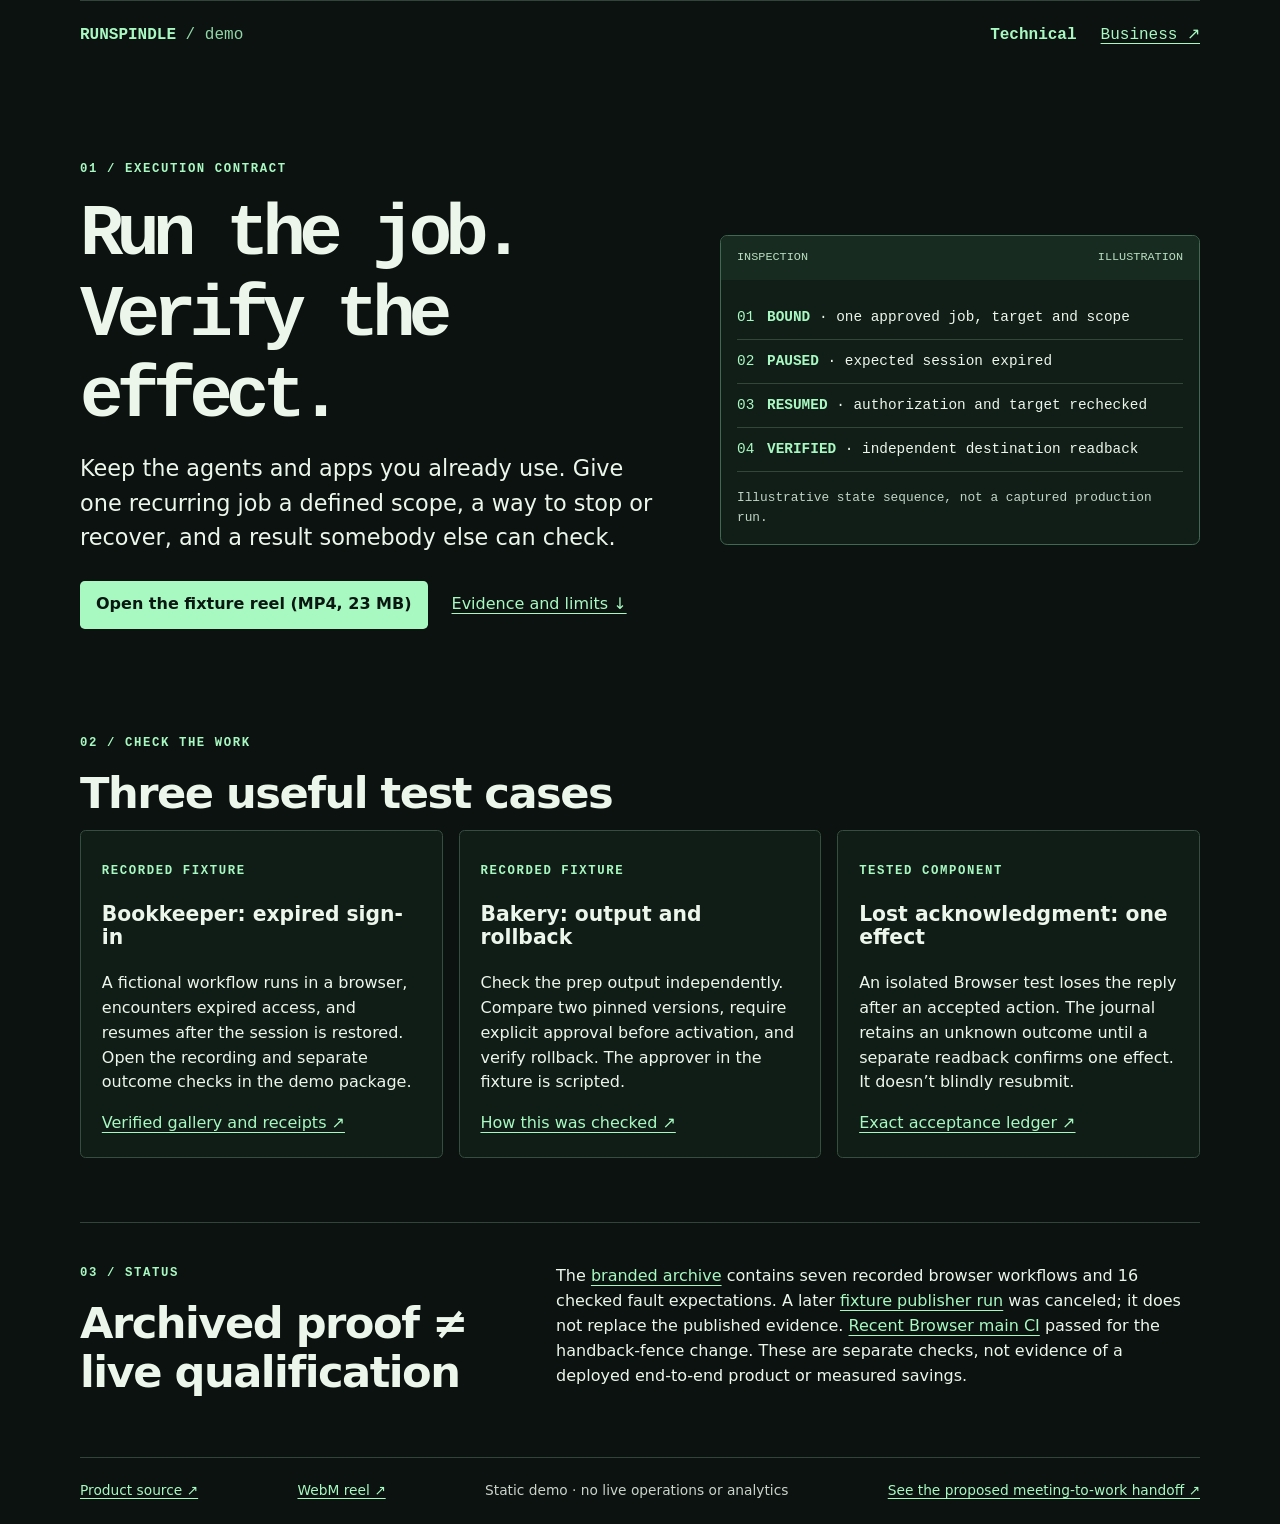
<file: index.html>
<!doctype html>
<html lang="en">
<head>
<meta charset="utf-8"><meta name="viewport" content="width=device-width, initial-scale=1">
<meta name="description" content="Runspindle technical demo: authorize a recurring job, pause or recover at a boundary, and independently verify the outcome.">
<title>Runspindle / Execution trace</title><link rel="stylesheet" href="site.css"><script src="split.js"></script>
</head>
<body class="tech">
<a class="skip" href="#content">Skip to content</a>
<header class="shell top"><a class="wordmark" href="index.html">RUNSPINDLE<span> / demo</span></a><nav aria-label="Editions"><a href="index.html" aria-current="page">Technical</a><a href="business.html">Business ↗</a></nav></header>
<main id="content" class="shell">
<section class="hero">
<div><p class="eyebrow">01 / EXECUTION CONTRACT</p><h1>Run the job.<br>Verify the effect.</h1><p class="lead">Keep the agents and apps you already use. Give one recurring job a defined scope, a way to stop or recover, and a result somebody else can check.</p>
<div class="ctas"><a class="button" href="https://github.com/newdarwindev/runspindle-demo-suite/releases/download/demo-193b07c4eae8/combined-reel.mp4">Open the fixture reel (MP4, 23 MB)</a><a href="#evidence">Evidence and limits ↓</a></div></div>
<div class="terminal" aria-label="Illustrative job states"><div class="terminalbar"><span>inspection</span><span>ILLUSTRATION</span></div>
<ol><li><code>01</code><div><strong>BOUND</strong> · one approved job, target and scope</div></li><li><code>02</code><div><strong>PAUSED</strong> · expected session expired</div></li><li><code>03</code><div><strong>RESUMED</strong> · authorization and target rechecked</div></li><li><code>04</code><div><strong>VERIFIED</strong> · independent destination readback</div></li></ol>
<p class="note">Illustrative state sequence, not a captured production run.</p></div></section>
<section id="evidence" class="content"><p class="eyebrow">02 / CHECK THE WORK</p><h2>Three useful test cases</h2>
<div class="cards"><article><p class="chip">RECORDED FIXTURE</p><h3>Bookkeeper: expired sign-in</h3><p>A fictional workflow runs in a browser, encounters expired access, and resumes after the session is restored. Open the recording and separate outcome checks in the demo package.</p><a href="https://github.com/newdarwindev/runspindle-demo-suite/releases/tag/demo-193b07c4eae8">Verified gallery and receipts ↗</a></article>
<article><p class="chip">RECORDED FIXTURE</p><h3>Bakery: output and rollback</h3><p>Check the prep output independently. Compare two pinned versions, require explicit approval before activation, and verify rollback. The approver in the fixture is scripted.</p><a href="https://github.com/newdarwindev/runspindle-demo-suite/blob/main/docs/PRESENTATION.md">How this was checked ↗</a></article>
<article><p class="chip">TESTED COMPONENT</p><h3>Lost acknowledgment: one effect</h3><p>An isolated Browser test loses the reply after an accepted action. The journal retains an unknown outcome until a separate readback confirms one effect. It doesn’t blindly resubmit.</p><a href="https://github.com/newdarwindev/runspindle-browser/blob/03e4cbd2135e0cd6736446b0de3f07eab5f788e8/docs/F07_ACCEPTANCE.md">Exact acceptance ledger ↗</a></article></div></section>
<section class="band"><div><p class="eyebrow">03 / STATUS</p><h2>Archived proof ≠ live qualification</h2></div><div><p>The <a href="https://github.com/newdarwindev/runspindle-demo-suite/blob/main/docs/STATUS.md">branded archive</a> contains seven recorded browser workflows and 16 checked fault expectations. A later <a href="https://github.com/newdarwindev/runspindle-demo-suite/actions/runs/44769346897">fixture publisher run</a> was canceled; it does not replace the published evidence. <a href="https://github.com/newdarwindev/runspindle-browser/actions/runs/45198642058">Recent Browser main CI</a> passed for the handback-fence change. These are separate checks, not evidence of a deployed end-to-end product or measured savings.</p></div></section>
</main><footer class="shell footer"><a href="https://github.com/newdarwindev/runspindle">Product source ↗</a><a href="https://github.com/newdarwindev/runspindle-demo-suite/releases/download/demo-193b07c4eae8/combined-reel.webm">WebM reel ↗</a><span>Static demo · no live operations or analytics</span><a href="https://newdarwindev.github.io/meeting-runspindle-demo/">See the proposed meeting-to-work handoff ↗</a></footer>
</body></html>
</file>
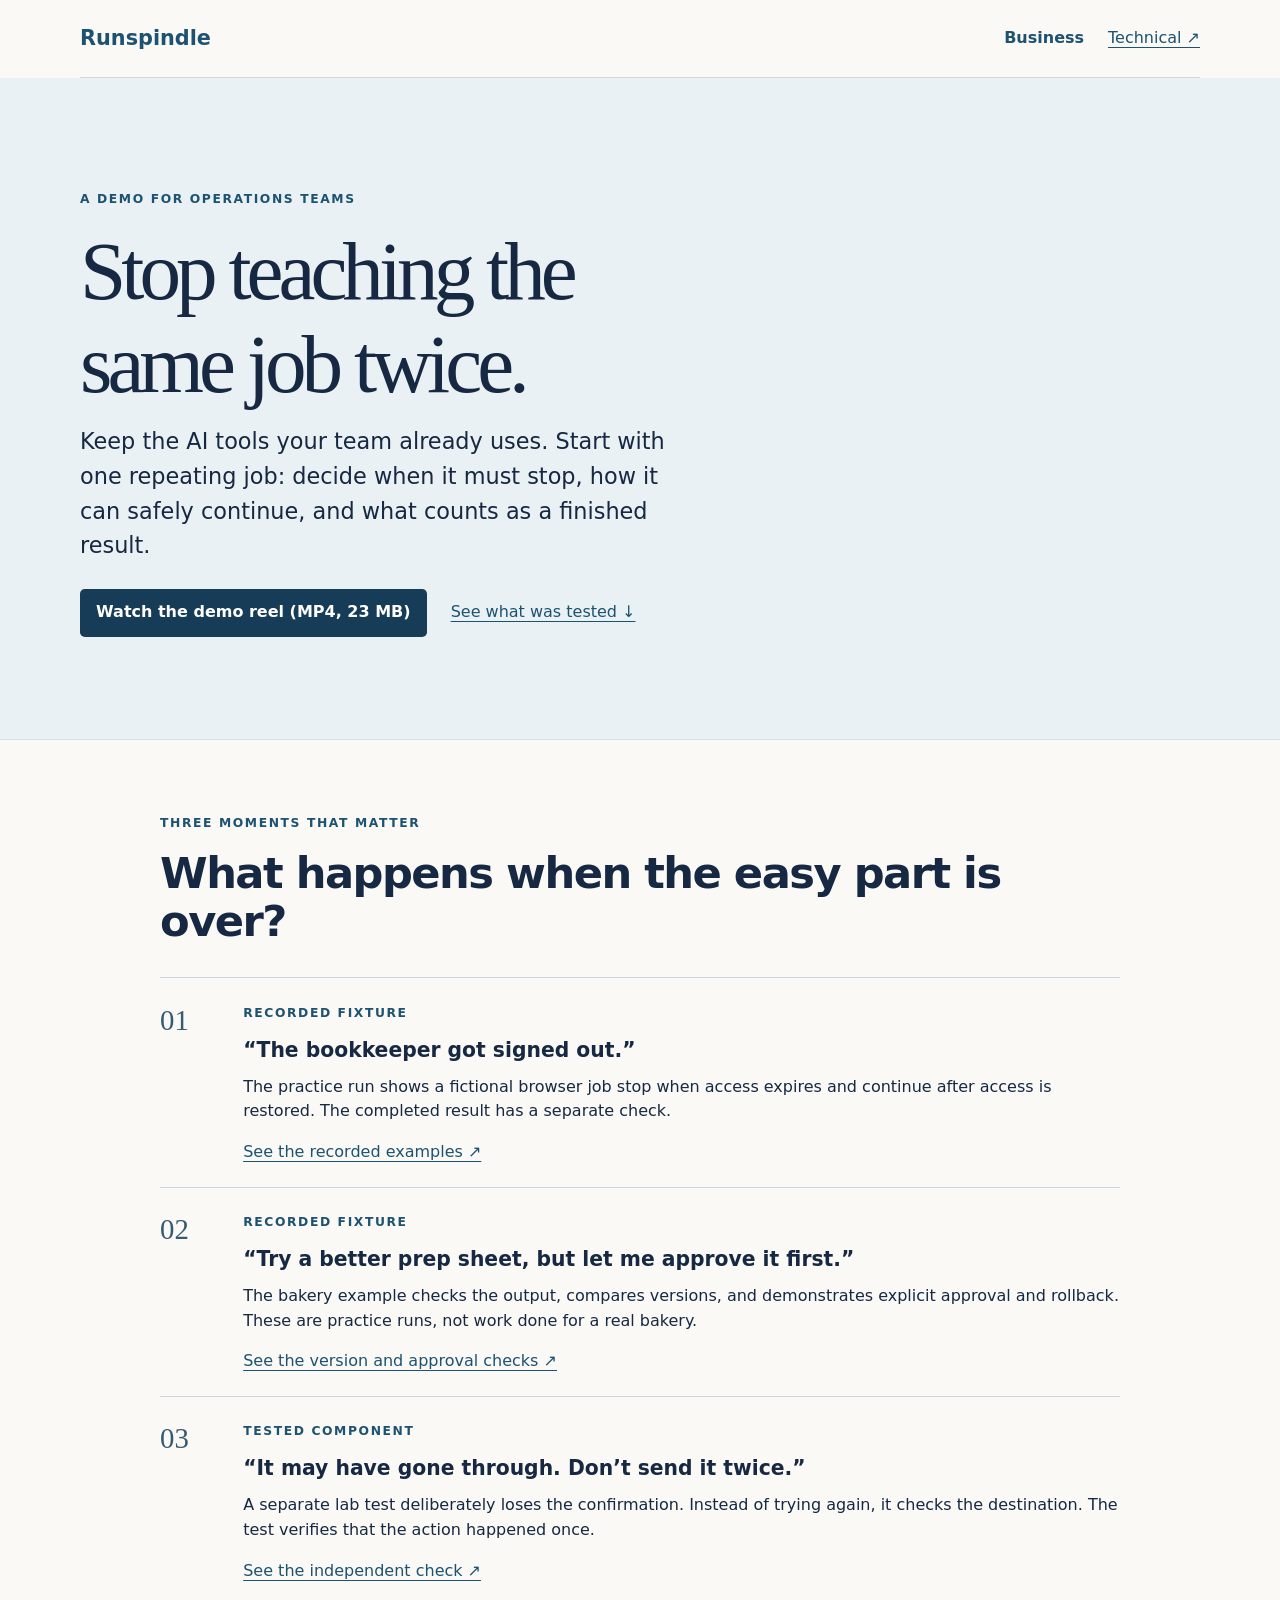
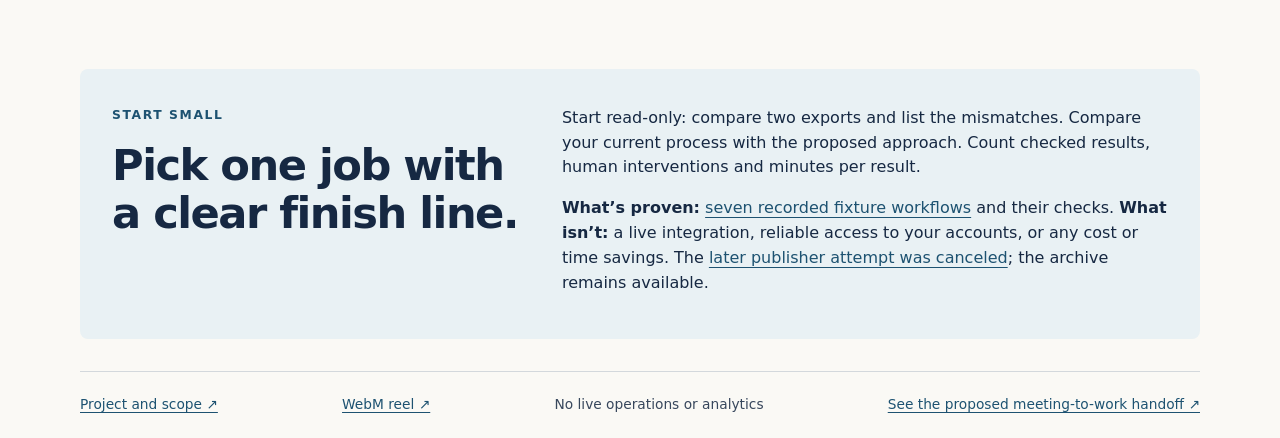
<file: business.html>
<!doctype html>
<html lang="en">
<head>
<meta charset="utf-8"><meta name="viewport" content="width=device-width, initial-scale=1">
<meta name="description" content="See how Runspindle approaches recurring work that stops for a login, an exception, or a missing confirmation.">
<title>Runspindle / Repeated work you can trust</title><link rel="stylesheet" href="site.css">
</head>
<body class="business">
<a class="skip" href="#content">Skip to content</a>
<header class="shell top"><a class="wordmark" href="business.html">Runspindle</a><nav aria-label="Editions"><a href="business.html" aria-current="page">Business</a><a href="index.html">Technical ↗</a></nav></header>
<main id="content">
<section class="stage"><div class="shell stage-inner">
<p class="eyebrow">A DEMO FOR OPERATIONS TEAMS</p><h1>Stop teaching the same job twice.</h1>
<p class="lead">Keep the AI tools your team already uses. Start with one repeating job: decide when it must stop, how it can safely continue, and what counts as a finished result.</p>
<div class="ctas"><a class="button" href="https://github.com/newdarwindev/runspindle-demo-suite/releases/download/demo-193b07c4eae8/combined-reel.mp4">Watch the demo reel (MP4, 23 MB)</a><a href="#examples">See what was tested ↓</a></div>
</div></section>
<section id="examples" class="shell content">
<p class="eyebrow">THREE MOMENTS THAT MATTER</p><h2>What happens when the easy part is over?</h2>
<div class="case-list"><article><p class="count">01</p><div><p class="chip">RECORDED FIXTURE</p><h3>“The bookkeeper got signed out.”</h3><p>The practice run shows a fictional browser job stop when access expires and continue after access is restored. The completed result has a separate check.</p><a href="https://github.com/newdarwindev/runspindle-demo-suite/releases/tag/demo-193b07c4eae8">See the recorded examples ↗</a></div></article>
<article><p class="count">02</p><div><p class="chip">RECORDED FIXTURE</p><h3>“Try a better prep sheet, but let me approve it first.”</h3><p>The bakery example checks the output, compares versions, and demonstrates explicit approval and rollback. These are practice runs, not work done for a real bakery.</p><a href="https://github.com/newdarwindev/runspindle-demo-suite/blob/main/docs/PRESENTATION.md">See the version and approval checks ↗</a></div></article>
<article><p class="count">03</p><div><p class="chip">TESTED COMPONENT</p><h3>“It may have gone through. Don’t send it twice.”</h3><p>A separate lab test deliberately loses the confirmation. Instead of trying again, it checks the destination. The test verifies that the action happened once.</p><a href="https://github.com/newdarwindev/runspindle-browser/blob/03e4cbd2135e0cd6736446b0de3f07eab5f788e8/docs/F07_ACCEPTANCE.md">See the independent check ↗</a></div></article></div></section>
<section class="shell callout"><div><p class="eyebrow">START SMALL</p><h2>Pick one job with a clear finish line.</h2></div><div><p>Start read-only: compare two exports and list the mismatches. Compare your current process with the proposed approach. Count checked results, human interventions and minutes per result.</p><p><strong>What’s proven:</strong> <a href="https://github.com/newdarwindev/runspindle-demo-suite/blob/main/docs/STATUS.md">seven recorded fixture workflows</a> and their checks. <strong>What isn’t:</strong> a live integration, reliable access to your accounts, or any cost or time savings. The <a href="https://github.com/newdarwindev/runspindle-demo-suite/actions/runs/44769346897">later publisher attempt was canceled</a>; the archive remains available.</p></div></section>
</main><footer class="shell footer"><a href="https://github.com/newdarwindev/runspindle">Project and scope ↗</a><a href="https://github.com/newdarwindev/runspindle-demo-suite/releases/download/demo-193b07c4eae8/combined-reel.webm">WebM reel ↗</a><span>No live operations or analytics</span><a href="https://newdarwindev.github.io/meeting-runspindle-demo/">See the proposed meeting-to-work handoff ↗</a></footer>
</body></html>
</file>
<file: site.css>
*{box-sizing:border-box}html{color-scheme:light}body{margin:0;font:16px/1.55 system-ui,sans-serif}a{color:inherit;text-underline-offset:.24em}a:focus-visible{outline:3px solid currentColor;outline-offset:6px}.skip{position:absolute;top:0;left:1rem;padding:.5rem;background:#fff;color:#000;transform:translateY(-140%);z-index:2}.skip:focus{transform:none}.shell{width:min(1120px,calc(100% - 3rem));margin-inline:auto}.top,.footer{display:flex;align-items:center;justify-content:space-between;gap:1.25rem;padding:1.4rem 0}.top nav,.ctas,.footer{display:flex;flex-wrap:wrap;gap:1rem 1.5rem;align-items:center}.wordmark{font-weight:750;text-decoration:none}.wordmark span{font-weight:400;opacity:.85}.top [aria-current=page]{font-weight:750;text-decoration:none}.hero{display:grid;grid-template-columns:1.2fr 1fr;gap:clamp(1.5rem,5vw,5rem);align-items:center;padding:5rem 0 4rem}.eyebrow,.chip{font-size:.77rem;font-weight:750;letter-spacing:.13em}.lead{font-size:clamp(1.1rem,2vw,1.4rem);max-width:39rem}.ctas{margin-top:1.6rem}.button{display:inline-block;padding:.72rem 1rem;border-radius:.3rem;text-decoration:none;font-weight:750}.content{padding-block:2rem 4rem}.cards{display:grid;grid-template-columns:repeat(3,1fr);gap:1rem}.cards article{padding:1.3rem;display:flex;flex-direction:column}.cards article a{margin-top:auto}.band,.callout{display:grid;grid-template-columns:1fr 1.45fr;gap:2rem;padding-block:2rem}.footer{font-size:.86rem}.footer span{opacity:.85}h1,h2,h3{line-height:1.12;margin:.4rem 0 .8rem}h1{font-size:clamp(2.6rem,7vw,6rem);letter-spacing:-.06em}h2{font-size:clamp(1.65rem,4vw,2.7rem);letter-spacing:-.035em}h3{font-size:1.27rem}p{margin:.6rem 0 1rem}
.tech{color-scheme:dark;background:#0b1210;color:#edf6eb}.tech .top,.tech .footer,.tech .band{border-top:1px solid #31433a}.tech .wordmark,.tech .eyebrow,.tech .chip,.tech .terminal,.tech .top nav{font-family:ui-monospace,SFMono-Regular,Consolas,monospace}.tech a,.tech .eyebrow,.tech .chip{color:#a8f9c1}.tech .button{background:#a8f9c1;color:#0b1811}.tech h1{font-family:ui-monospace,monospace;font-size:clamp(2.35rem,5.65vw,5.4rem);letter-spacing:-.095em}.terminal{border:1px solid #406852;background:#101e17;border-radius:.45rem;overflow:hidden}.terminalbar{display:flex;justify-content:space-between;gap:.8rem;padding:.8rem 1rem;color:#b8debf;background:#182b20;font-size:.74rem;text-transform:uppercase}.terminal ol{padding:0 1rem;list-style:none}.terminal li{display:flex;gap:.8rem;padding:.65rem 0;border-bottom:1px solid #32463a;font-size:.9rem}.terminal code,.terminal strong{color:#a8f9c1}.note{color:#c2d4c7;padding:0 1rem;font-size:.8rem}.cards article{background:#101d17;border:1px solid #354e3f;border-radius:.35rem}.tech .band{margin-bottom:1rem}
.business{color:#162842;background:#faf9f5}.business .top{border-bottom:1px solid #d3d8dc}.business .wordmark{font-size:1.3rem}.business a:not(.button),.business .eyebrow,.business .chip{color:#1d5271}.business .button{color:white;background:#173c57}.stage{background:#e9f1f4;border-bottom:1px solid #d1e1e9}.stage-inner{padding:clamp(3rem,8vw,7rem) 0}.business h1{font-family:Georgia,serif;font-size:clamp(2.55rem,6.5vw,6rem);max-width:13ch;font-weight:500}.business .content{max-width:960px;padding-top:4rem}.case-list{margin-top:2rem}.case-list article{display:grid;grid-template-columns:4rem 1fr;gap:1.2rem;padding:1rem 0 1.35rem;border-top:1px solid #cbd5da}.count{color:#355b70;font:1.8rem Georgia,serif}.callout{background:#e9f1f4;padding:1.7rem 2rem;border-radius:.5rem}.business .footer{border-top:1px solid #d3d8dc;margin-top:2rem}
@media(max-width:750px){.hero,.band,.callout{grid-template-columns:1fr;gap:1rem}.hero{padding:2.5rem 0}.cards{grid-template-columns:1fr}.cards article{display:block}.shell{width:calc(100% - 2rem)}.case-list article{grid-template-columns:2.55rem 1fr;gap:.7rem}.footer{justify-content:flex-start}.top{flex-wrap:wrap}.business .content{padding-top:2.5rem}}@media(prefers-reduced-motion:reduce){*,*::before,*::after{scroll-behavior:auto!important;animation:none!important;transition:none!important}}
</file>
